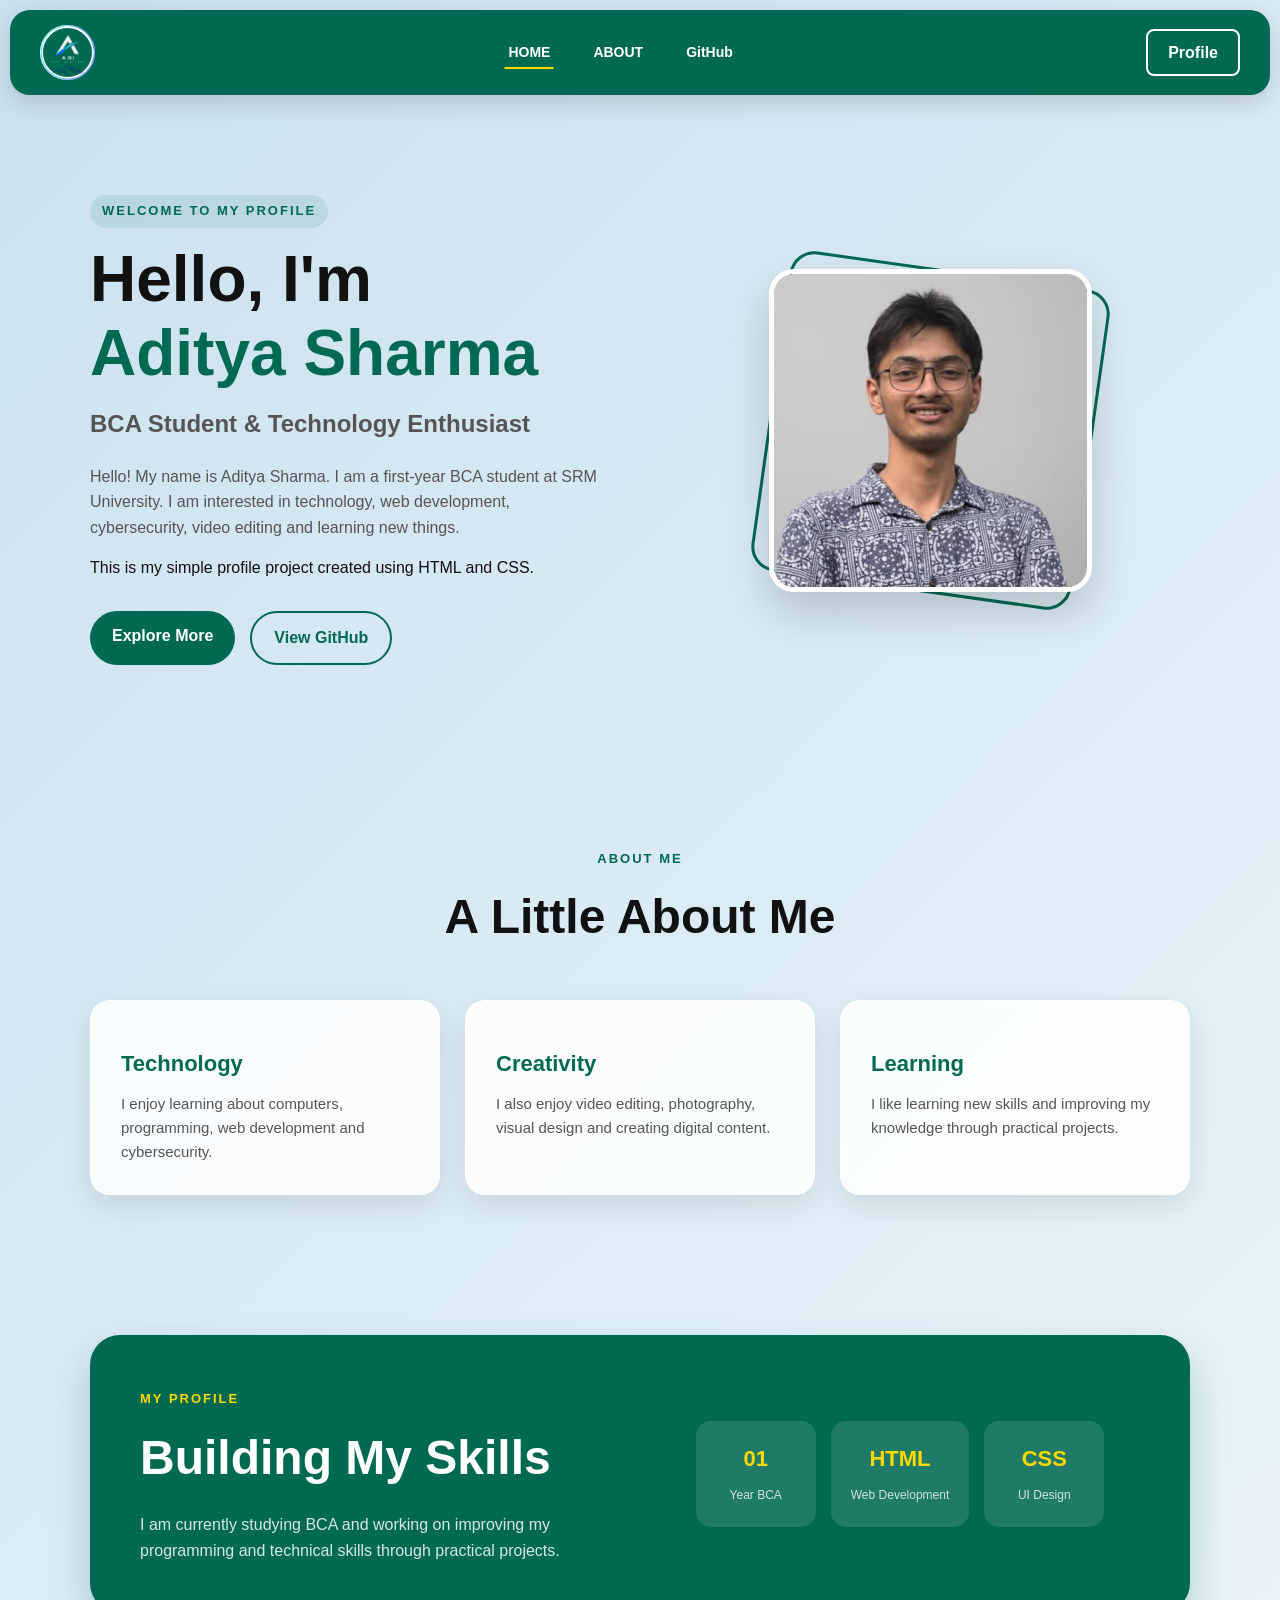
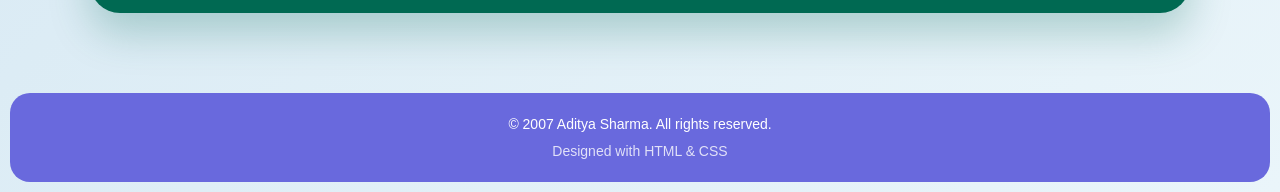
<file: index.html>
<!DOCTYPE html>
<html lang="en">
<head>
    <meta charset="UTF-8">
    <meta name="viewport" content="width=device-width, initial-scale=1.0">
    <title>Aditya Sharma | Profile</title>
    <link rel="stylesheet" href="/style.css">
</head>
<body>
<header class="header">
    <div class="logo">
        <div class="logo-circle"> <img src="./1000166090-removebg-preview.png" height="60px" width="60px"></div>
    </div>
    <nav class="navbar">
        <a href="#home" class="nav-link active">HOME</a>
        <a href="#about" class="nav-link">ABOUT</a>
        <a href="https://github.com/" target="_blank" class="nav-link">GitHub</a>
    </nav>
    <a href="#profile" class="profile-btn">Profile</a>
</header>
<main>
    <section class="hero" id="home">
        <div class="hero-content">
            <span class="welcome">WELCOME TO MY PROFILE</span>
            <h1>
                Hello, I'm
                <span>Aditya Sharma</span>
            </h1>
            <h2>BCA Student & Technology Enthusiast</h2>
            <p>
                Hello! My name is Aditya Sharma. I am a
                first-year BCA student at SRM University.
                I am interested in technology, web development,
                cybersecurity, video editing and learning new things.
            </p>
            <p>
            </p>
                This is my simple profile project created using
                HTML and CSS.
            <div class="hero-buttons">
                <a href="#about" class="btn primary-btn">Explore More</a>
                <a href="https://github.com/" target="_blank"
                   class="btn secondary-btn">View GitHub</a>
            </div>
        </div>
        <div class="hero-image">
            <div class="image-wrapper">
                <div class="image-decoration"></div>
                <img src="/WhatsApp Image 2026-05-12 at 12.10.20 PM.jpeg" alt="Aditya Sharma Profile Photo">
            </div>
        </div>
    </section>
    <section class="about-section" id="about">
        <div class="section-heading">
            <span>ABOUT ME</span>
            <h2>A Little About Me</h2>
        </div>
        <div class="about-grid">
            <div class="about-card">
                <div class="card-icon"></div>
                <h3>Technology</h3>
                <p>
                    I enjoy learning about computers,
                    programming, web development and cybersecurity.
                </p>
            </div>
            <div class="about-card">
                <div class="card-icon"></div>
                <h3>Creativity</h3>
                <p>
                    I also enjoy video editing, photography,
                    visual design and creating digital content.
                </p>
            </div>
            <div class="about-card">
                <div class="card-icon"></div>
                <h3>Learning</h3>
                <p>
                    I like learning new skills and improving
                    my knowledge through practical projects.
                </p>
            </div>
        </div>
    </section>
    <section class="profile-section" id="profile">
        <div class="profile-box">
            <div class="profile-text">
                <span>MY PROFILE</span>
                <h2>Building My Skills</h2>
                <p>
                    I am currently studying BCA and working
                    on improving my programming and technical
                    skills through practical projects.
                </p>
            </div>
            <div class="profile-stats">
                <div class="stat">
                    <strong>01</strong>
                    <span>Year BCA</span>
                </div>
                <div class="stat">
                    <strong>HTML</strong>
                    <span>Web Development</span>
                </div>
                <div class="stat">
                    <strong>CSS</strong>
                    <span>UI Design</span>
                </div>
            </div>
        </div>
    </section>
</main>
<footer class="footer">
    <p>© 2007 Aditya Sharma. All rights reserved.</p>
    <p class="footer-text">Designed with HTML & CSS</p>
</footer>
</body>
</html>
</file>
<file: style.css>
* {

    margin: 0;
    padding: 0;
    box-sizing: border-box;
}
:root {
    --primary: rgb(0, 105, 82);
    --primary-dark: rgb(0, 72, 56);
    --background: rgb(203, 225, 239);
    --card: #f1e8e8;
    --text: #111111;
    --text-light: #555555;
    --accent: #ffd900;
    --footer: rgb(105, 105, 221);
    --radius: 20px;
    --shadow: 0 10px 30px rgba(0, 0, 0, 0.10);
    --transition: all 0.35s ease;
}
html {
    scroll-behavior: smooth;
}
body {
    font-family: Arial, Helvetica, sans-serif;
    background: linear-gradient(135deg, #cbe1ef, #eaf5fa);
    color: var(--text);
    line-height: 1.6;
    min-height: 100vh;
    overflow-x: hidden;
}


/*  Header */

.header {
    width: calc(100% - 20px);
    margin: 10px auto;
    padding: 15px 30px;
    background: var(--primary);
    border-radius: var(--radius);
    display: flex;
    align-items: center;
    justify-content: space-between;
    gap: 20px;
    position: sticky;
    top: 10px;
    z-index: 1000;
    box-shadow: 0 8px 25px rgba(0, 0, 0, 0.15);
    animation: headerSlide 0.8s ease;
}


/*  LOGO */

.logo {
    display: flex;
    align-items: center;
    justify-content: center;
}
.logo-circle {
    width: 55px;
    height: 55px;
    border: 3px solid white;
    border-radius: 50%;
    display: flex;
    align-items: center;
    justify-content: center;
    color: white;
    font-size: 25px;
    font-weight: bold;
    transition: var(--transition);
    cursor: pointer;
}
.logo-circle:hover {
    transform: rotate(360deg) scale(1.1);
    background: rgb(14, 1, 87);
    color: var(--primary);
}


/* NAV */

.navbar {
    display: flex;
    align-items: center;
    justify-content: center;
    gap: 15px;
    flex-wrap: wrap;
}
.nav-link {
    position: relative;
    color: white;
    text-decoration: none;
    font-size: 14px;

    font-weight: bold;
    padding: 8px 14px;
    border-radius: 8px;
    transition: var(--transition);
}
.nav-link::after {
    content: "";
    position: absolute;
    left: 50%;
    bottom: 3px;
    width: 0;
    height: 2px;
    background: var(--accent);
    transform: translateX(-50%);
    transition: width 0.3s ease;
}
.nav-link:hover::after,
.nav-link.active::after {
    width: 70%;
}
.nav-link:hover {
    color: var(--accent);
    transform: translateY(-2px);
}


/* PROFILE BUTTON  */


.profile-btn {
    text-decoration: none;
    color: white;
    border: 2px solid white;
    padding: 9px 20px;
    border-radius: 8px;
    font-weight: bold;
    transition: var(--transition);
    white-space: nowrap;
}
.profile-btn:hover {
    background: white;
    color: var(--primary);
    transform: translateY(-3px);
    box-shadow: 0 5px 15px rgba(0, 0, 0, 0.2);
}


/* HERO & GRID */


.hero {
    width: min(1100px, 90%);
    min-height: 650px;
    margin: auto;
    display: grid;
    grid-template-columns: 1fr 1fr;
    align-items: center;
    gap: 60px;
    padding: 70px 0;
    animation: fadeIn 1s ease;
}
.hero-content {
    animation: contentSlide 1s ease;
}
.welcome {
    display: inline-block;
    color: var(--primary);
    font-size: 13px;
    font-weight: bold;
    letter-spacing: 2px;
    margin-bottom: 15px;
    padding: 6px 12px;
    background: rgba(0, 105, 82, 0.10);
    border-radius: 20px;
}
.hero h1 {
    font-size: clamp(2.2rem, 5vw, 4rem);
    line-height: 1.15;
    margin-bottom: 15px;
}
.hero h1 span {
    display: block;
    color: var(--primary);
}
.hero h2 {
    font-size: clamp(1.1rem, 2vw, 1.5rem);
    color: var(--text-light);
    margin-bottom: 20px;
}
.hero p {
    max-width: 600px;
    color: var(--text-light);
    margin-bottom: 15px;
    font-size: 16px;
}


/* Buttons & Flexbox  */


.hero-buttons {

    display: flex;
    gap: 15px;
    margin-top: 30px;
    flex-wrap: wrap;
}
.btn {
    text-decoration: none;
    padding: 12px 22px;
    border-radius: 50px;
    font-weight: bold;
    transition: var(--transition);
}



.primary-btn {
    background: var(--primary);
    color: white;
}
.primary-btn:hover {
    background: var(--primary-dark);
    transform: translateY(-4px);
    box-shadow: 0 10px 20px rgba(0, 105, 82, 0.25);
}
.secondary-btn {
    border: 2px solid var(--primary);
    color: var(--primary);
    background: transparent;
}
.secondary-btn:hover {
    background: var(--primary);
    color: white;
    transform: translateY(-4px);
}


/* Image */


.hero-image {
    display: flex;
    align-items: center;
    justify-content: center;
    animation: imageSlide 1.1s ease;
    
}
.image-wrapper {
    position: relative;
    width: min(380px, 100%);
    aspect-ratio: 1 / 1;
    display: flex;
    align-items: center;
    justify-content: center;
}
.image-wrapper img {
    width: 85%;
    height: 85%;
    object-fit: cover;
    border-radius: 25px;
    border: 5px solid white;
    box-shadow: 0 20px 45px rgba(0, 0, 0, 0.18);
    position: relative;
    z-index: 2;
    transition: var(--transition);
    animation: floating 4s ease-in-out infinite;
}
.image-wrapper img:hover {
    transform: scale(1.04);
    box-shadow: 0 25px 55px rgba(0, 0, 0, 0.25);
}
.image-decoration {
    position: absolute;
    width: 85%;
    height: 85%;
    border: 3px solid var(--primary);
    border-radius: 25px;
    transform: rotate(8deg);
    animation: decorationRotate 8s ease-in-out infinite;
    z-index: 1;
}

.about-section {
    width: min(1100px, 90%);
    margin: 30px auto 80px;
    padding: 60px 0;
}
.section-heading {
    text-align: center;
    margin-bottom: 45px;
    animation: fadeUp 1s ease;
}
.section-heading span {
    color: var(--primary);
    font-weight: bold;
    font-size: 13px;
    letter-spacing: 2px;
}
.section-heading h2 {
    font-size: clamp(2rem, 4vw, 3rem);
    margin-top: 8px;
}
.about-grid {
    display: grid;
    grid-template-columns: repeat(3, 1fr);
    gap: 25px;
}
.about-card {
    background: rgba(255, 255, 255, 0.85);
    padding: 30px;
    border-radius: var(--radius);
    box-shadow: var(--shadow);
    border: 1px solid rgba(255, 255, 255, 0.7);
    transition: var(--transition);
    animation: fadeUp 1s ease;
    position: relative;
    overflow: hidden;
}
.about-card::before {
    content: "";
    position: absolute;
    top: 0;
    left: 0;
    width: 100%;
    height: 4px;
    background: var(--primary);
    transform: scaleX(0);
    transform-origin: left;
    transition: transform 0.4s ease;
}
.about-card:hover::before {
    transform: scaleX(1);
}
.about-card:hover {
    transform: translateY(-10px);
    box-shadow: 0 20px 40px rgba(0, 0, 0, 0.15);
}
.card-icon {
    font-size: 35px;
    margin-bottom: 15px;
}
.about-card h3 {
    color: var(--primary);
    margin-bottom: 10px;
    font-size: 22px;
}
.about-card p {
    color: var(--text-light);
    font-size: 15px;
}


/* Profile section */


.profile-section {
    width: min(1100px, 90%);
    margin: 0 auto 80px;
}
.profile-box {
    background: var(--primary);
    color: white;
    padding: 50px;
    border-radius: 30px;
    display: grid;
    grid-template-columns: 1fr 1fr;
    gap: 40px;
    align-items: center;
    box-shadow: 0 20px 40px rgba(0, 105, 82, 0.25);
    overflow: hidden;
    position: relative;
}
.profile-text span {
    color: var(--accent);
    font-size: 13px;
    font-weight: bold;
    letter-spacing: 2px;
}
.profile-text h2 {
    font-size: clamp(2rem, 4vw, 3rem);
    margin: 10px 0 15px;
}
.profile-text p {
    color: rgba(255, 255, 255, 0.85);
    max-width: 550px;
}


/*  STATS / FLEXBOX  */


.profile-stats {
    display: flex;
    justify-content: center;

    gap: 15px;
    flex-wrap: wrap;
}
.stat {
    min-width: 120px;
    padding: 20px;
    background: rgba(255, 255, 255, 0.12);
    border-radius: 15px;
    text-align: center;
    transition: var(--transition);
}
.stat:hover {
    background: rgba(255, 255, 255, 0.22);
    transform: translateY(-7px);
}
.stat strong {
    display: block;
    color: var(--accent);
    font-size: 22px;
    margin-bottom: 5px;
}
.stat span {
    font-size: 12px;
    color: rgba(255, 255, 255, 0.8);
}


/*  FOOTER  */


.footer {
    margin: auto 10px 10px;
    padding: 20px;
    background: var(--footer);
    color: white;
    text-align: center;
    border-radius: var(--radius);
    animation: fadeUp 1s ease;
}
.footer p {
    font-size: 14px;
}
.footer-text {
    opacity: 0.8;
    margin-top: 4px;
}


/* ANIMATIONS */


@keyframes headerSlide {
    from {
        opacity: 0;
        transform: translateY(-30px);
    }
    to {
        opacity: 1;
        transform: translateY(0);
    }
}
@keyframes fadeIn {
    from { opacity: 0; }
    to { opacity: 1; }
}
@keyframes contentSlide {
    from {
        opacity: 0;
        transform: translateX(-50px);
    }
    to {
        opacity: 1;
        transform: translateX(0);
    }
}
@keyframes imageSlide {
    from {
        opacity: 0;
        transform: translateX(50px);
    }
    to {
        opacity: 1;
        transform: translateX(0);
    }
}
@keyframes fadeUp {
    from {
        opacity: 0;
        transform: translateY(30px);
    }
    to {
        opacity: 1;
        transform: translateY(0);
    }
}
@keyframes floating {
    0%, 100% {transform: translateY(0) 50%;

        transform: translateY(-12px);
    }
    }
@keyframes decorationRotate {
    0%, 100% {
        transform: rotate(8deg);
    }
    50% {
        transform: rotate(13deg);
    }
}
/*  TABLET  */
@media (max-width: 768px) {
    .header {
        padding: 15px 20px;
        flex-wrap: wrap;
        justify-content: center;
    }
    .logo {
        width: 100%;
    }
    .navbar {
        order: 2;
        width: 100%;
    }
    .profile-btn {
        order: 3;
    }
    .hero {
        grid-template-columns: 1fr;
        text-align: center;
        gap: 40px;
        padding: 50px 0;
    }
    .hero-content {
        display: flex;
        flex-direction: column;
        align-items: center;
    }
    .hero p {
        max-width: 650px;
    }
    .hero-buttons {
        justify-content: center;
    }
    .about-grid {
        grid-template-columns: repeat(2, 1fr);
    }
    .profile-box {
        grid-template-columns: 1fr;
        text-align: center;
        padding: 40px 25px;
    }
    .profile-text p {
        margin: auto;
    }
}


/*  MOBILE  */


@media (max-width: 480px) {
    .header {
        width: calc(100% - 10px);
        margin: 5px;
        padding: 12px;
        border-radius: 15px;
    }
    .logo-circle {
        width: 45px;
        height: 45px;
        font-size: 20px;
    }
    .navbar {
        gap: 5px;
    }
    .nav-link {
        font-size: 11px;
        padding: 7px 8px;
    }
    .profile-btn {
        font-size: 12px;
        padding: 7px 14px;
    }
    .hero {
        width: 92%;
        min-height: auto;
        padding: 45px 0;
    }
    .welcome {
        font-size: 10px;
        letter-spacing: 1px;
    }
    .hero h1 {
        font-size: 2.1rem;
    }
    .hero h2 {
        font-size: 1rem;
    }
    .hero p {
        font-size: 14px;
    }
    .hero-buttons {
        flex-direction: column;
        width: 100%;
    }
    .btn {
        width: 100%;
        text-align: center;
    }
    .image-wrapper {
        width: 280px;
    }
    .about-section {
        width: 92%;
        padding: 30px 0;
    }
    .about-grid {
        grid-template-columns: 1fr;
        gap: 18px;
    }
    .about-card {
        padding: 25px;
    }
    .profile-section {
        width: 92%;
    }
    .profile-box {
        padding: 35px 20px;
        border-radius: 22px;
    }
    .profile-stats {
        flex-direction: column;
        align-items: stretch;
    }
    .stat {
        width: 100%;
    }
    .footer {
        margin: 5px;
        border-radius: 15px;
        padding: 15px 10px;
    }
}


/* small phone */


@media (max-width: 350px) {
    .navbar {
        flex-direction: column;
    }
    .nav-link {
        width: 100%;
        text-align: center;
    }
    .hero h1 {
        font-size: 1.8rem;
    }
    .image-wrapper {
        width: 230px;
    }
}

@media (prefers-reduced-motion: reduce) {
    * {

        animation-duration: 0.01ms !important;
        animation-iteration-count: 1 !important;
        transition-duration: 0.01ms !important;
        scroll-behavior: auto !important
    }
}
</file>
